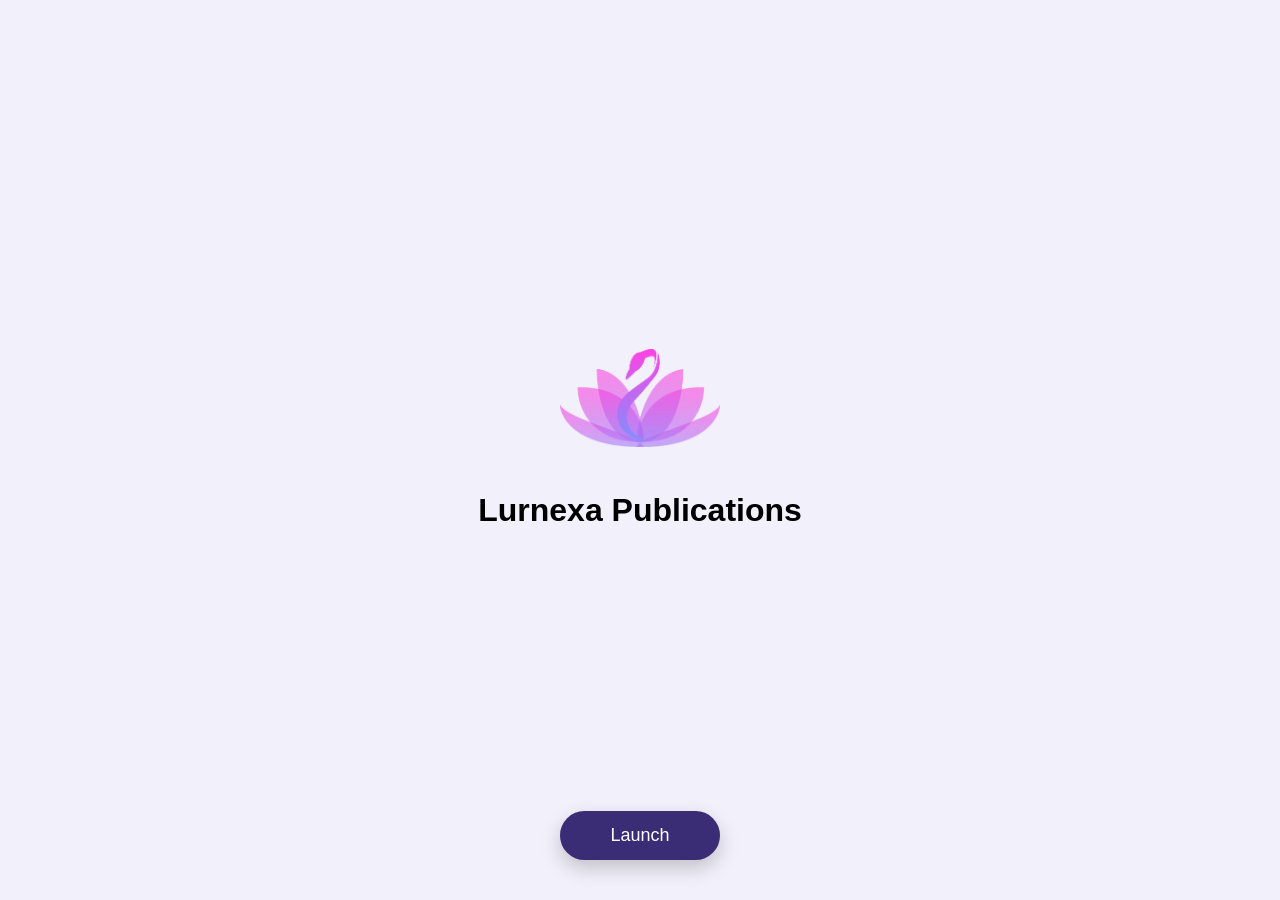
<file: index.html>
<!DOCTYPE html>
<html lang="en">
<head>
    <meta charset="UTF-8" />
    <title>Lurnexa Publications – Launch</title>
    <link rel="stylesheet" href="style.css" />
</head>
<body class="intro-body">

<div class="intro-center">
    <img src="logol.png" class="logo" alt="Lurnexa Logo" />
    <h1>Lurnexa Publications</h1>
</div>

<button class="launch-btn" onclick="goToLaunch()">Launch</button>

<script src="script.js"></script>
</body>
</html>
</file>
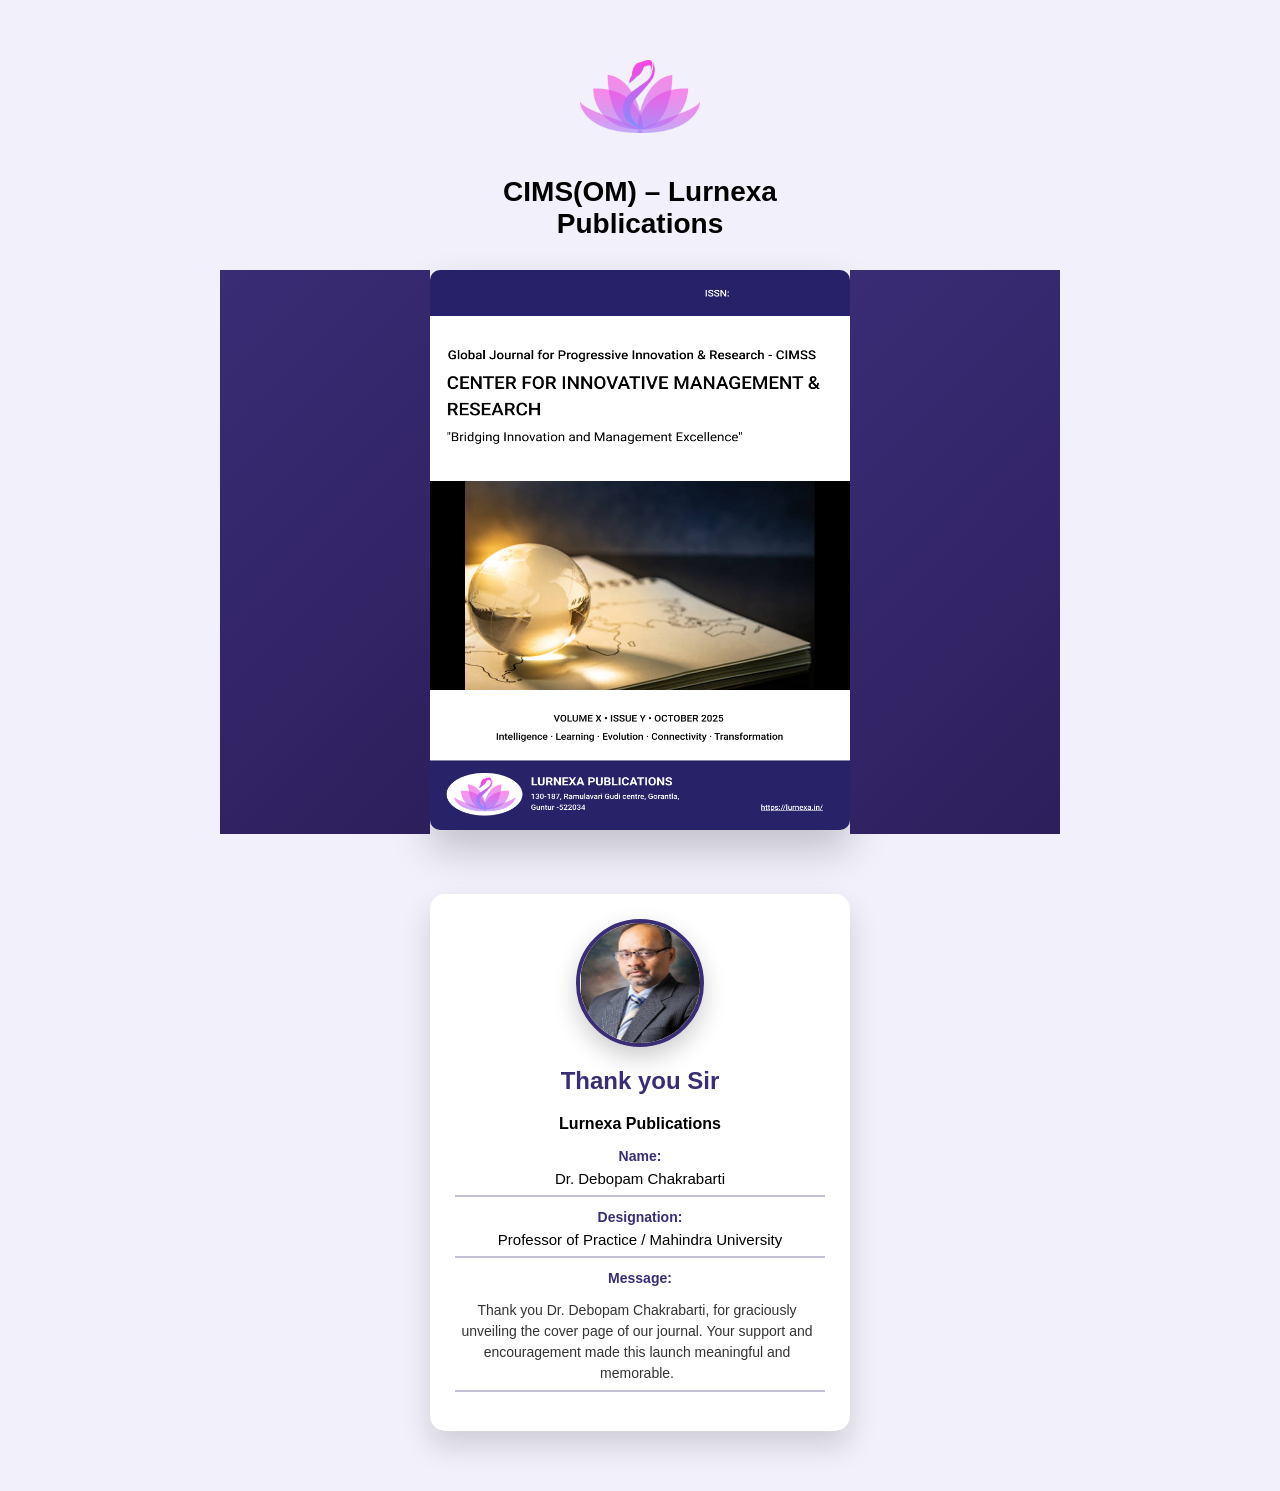
<file: launch.html>
<!DOCTYPE html>
<html lang="en">
<head>
    <meta charset="UTF-8" />
    <title>CIMS(OM) – Lurnexa Publications</title>
    <link rel="stylesheet" href="style.css" />
</head>
<body class="launch-body">

<div class="launch-container">

    <img src="logol.png" class="logo small" />

    <h1 class="book-title">CIMS(OM) – Lurnexa Publications</h1>

    <!-- Book + Curtains -->
    <div class="book-wrapper">
        <img src="book.png" class="book-img" />

        <div class="curtain left"></div>
        <div class="curtain right"></div>
    </div>

    <!-- THANK YOU CARD (BELOW) -->
    <div class="thank-you">

        <!-- Launcher Image -->
        <div class="launcher-photo">
            <img src="pic.jpeg" alt="Launcher">
        </div>

        <h2>Thank you Sir</h2>
        <p class="publisher">Lurnexa Publications</p>

        <!-- Name -->
        <div class="field">
            <label>Name:</label>
            <div class="value">Dr. Debopam Chakrabarti</div>
        </div>

        <!-- Designation -->
        <div class="field multi-line">
            <label>Designation:</label>
            <div class="value">
                Professor of Practice / Mahindra University
            </div>
        </div>

        <!-- Message -->
        <div class="field message-block">
            <label>Message:</label>
            <p class="value">
                Thank you Dr. Debopam Chakrabarti, for graciously unveiling the cover page of our journal.
                Your support and encouragement made this launch meaningful and memorable.
            </p>
        </div>

    </div>


</div>

</div>

<script src="script.js"></script>
</body>
</html>
</file>
<file: style.css>
:root {
    --primary: #3a2c75;
    --secondary: #f2f0fa;
    --accent: #f4b400;
}

/* COMMON */
body {
    margin: 0;
    font-family: "Segoe UI", sans-serif;
    background: var(--secondary);
}

/* INTRO PAGE */
.intro-body {
    height: 100vh;
    display: flex;
    justify-content: center;
    align-items: center;
}

.intro-center {
    text-align: center;
}

.logo {
    width: 160px;
    margin-bottom: 20px;
}

.launch-btn {
    position: absolute;
    bottom: 40px;
    padding: 14px 50px;
    border: none;
    border-radius: 30px;
    background: var(--primary);
    color: #fff;
    font-size: 18px;
    cursor: pointer;
    box-shadow: 0 8px 20px rgba(0,0,0,0.2);
}

/* LAUNCH PAGE */
.launch-body {
    min-height: 100vh;
    padding: 60px 20px;
}

.launch-container {
    max-width: 420px;
    margin: auto;
    text-align: center;
}

.logo.small {
    width: 120px;
    margin-bottom: 20px;
}

.book-title {
    margin-bottom: 30px;
    font-size: 28px;
}

/* BOOK + CURTAINS */
.book-wrapper {
    position: relative;
    width: 100%;
    aspect-ratio: 3 / 4;
    margin-bottom: 60px;
}

.book-img {
    width: 100%;
    height: 100%;
    border-radius: 10px;
    box-shadow: 0 20px 40px rgba(0,0,0,0.2);
}

.curtain {
    position: absolute;
    top: 0;
    width: 50%;
    height: 100%;
    background: linear-gradient(135deg, var(--primary), #2d1f5c);
    transition: transform 1.8s ease-in-out;
}

.curtain.left { left: 0; }
.curtain.right { right: 0; }

.curtain.open.left { transform: translateX(-100%); }
.curtain.open.right { transform: translateX(100%); }

/* THANK YOU CARD */
.thank-you {
    background: #fff;
    padding: 25px;
    border-radius: 15px;
    box-shadow: 0 15px 30px rgba(0,0,0,0.15);
    animation: float 3s ease-in-out infinite;
}

.thank-you h2 {
    color: var(--primary);
}

.publisher {
    font-weight: bold;
    margin-bottom: 15px;
}

.field {
    margin: 12px 0;
}

.field label {
    display: block;
    font-size: 14px;
    font-weight: 600;
    color: #3a2c75;
    margin-bottom: 4px;
}

.field .value {
    font-size: 15px;
    line-height: 1.4;
    padding-bottom: 6px;

    /* underline look */
    border-bottom: 2px solid rgba(58, 44, 117, 0.3);

    /* IMPORTANT FIX */
    word-wrap: break-word;
    white-space: normal;
}

.hidden {
    display: none;
}

/* ANIMATIONS */
@keyframes float {
    0%,100% { transform: translateY(0); }
    50% { transform: translateY(-8px); }
}
.message-block {
    margin-top: 12px;
}

.message-block label {
    display: block;
    font-weight: 600;
    margin-bottom: 6px;
    color: #3a2c75;
}

.message-block p {
    font-size: 14px;
    line-height: 1.5;
    color: #333;

    /* IMPORTANT FIXES */
    max-height: 120px;        /* limits vertical size */
    overflow-y: auto;         /* scroll if text is long */
    padding-right: 6px;
}
/* Launcher image in thank you card */
.launcher-photo {
    display: flex;
    justify-content: center;
    margin-bottom: 14px;
}

.launcher-photo img {
    width: 120px;        /* increased size */
    height: 120px;       /* increased size */
    border-radius: 50%;
    object-fit: cover;
    border: 4px solid #3a2c75;  /* slightly thicker border */
    box-shadow: 0 10px 24px rgba(0, 0, 0, 0.2);
}

/* Message handling */
.field.message-block .value {
    font-size: 14px;
    line-height: 1.5;
    max-height: 120px;
    overflow-y: auto;
    padding-right: 6px;
}

/* Optional scrollbar styling */
.field.message-block .value::-webkit-scrollbar {
    width: 4px;
}

.field.message-block .value::-webkit-scrollbar-thumb {
    background: #c6c2e3;
    border-radius: 10px;
}
</file>
